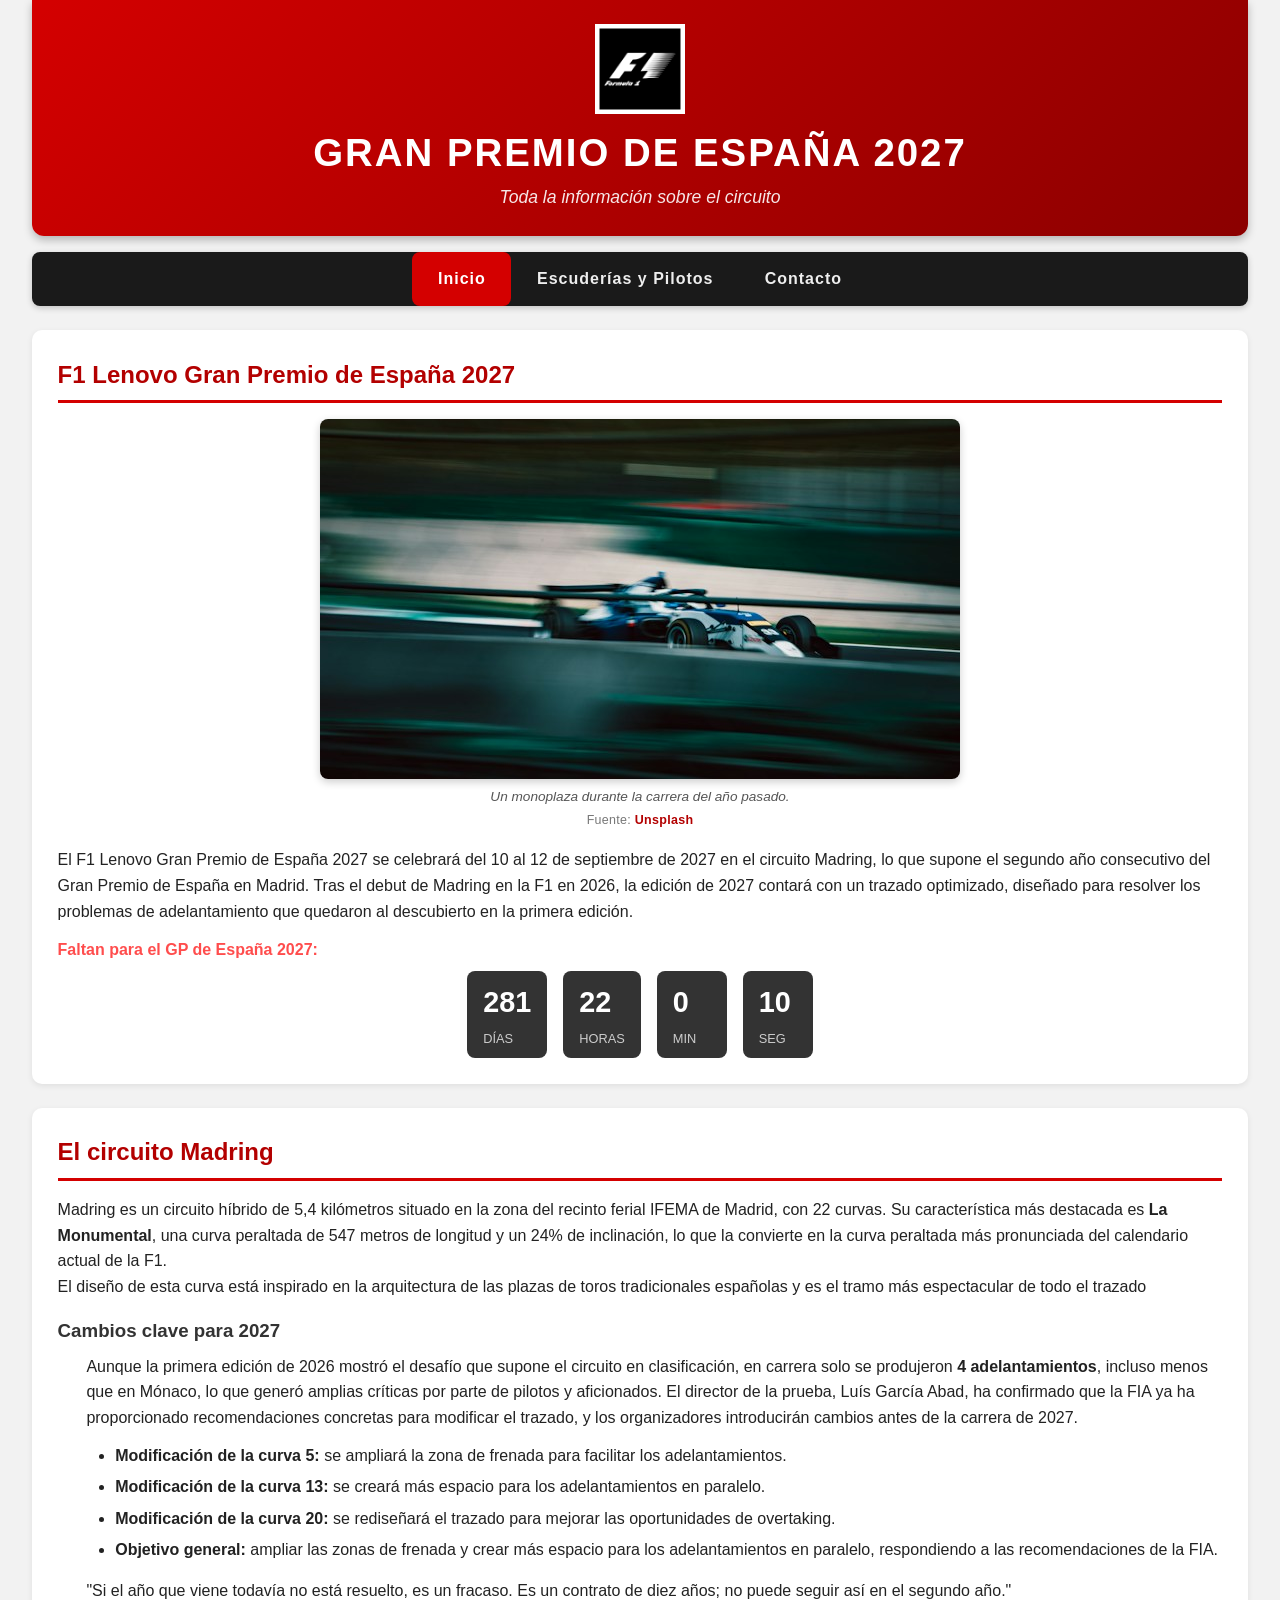
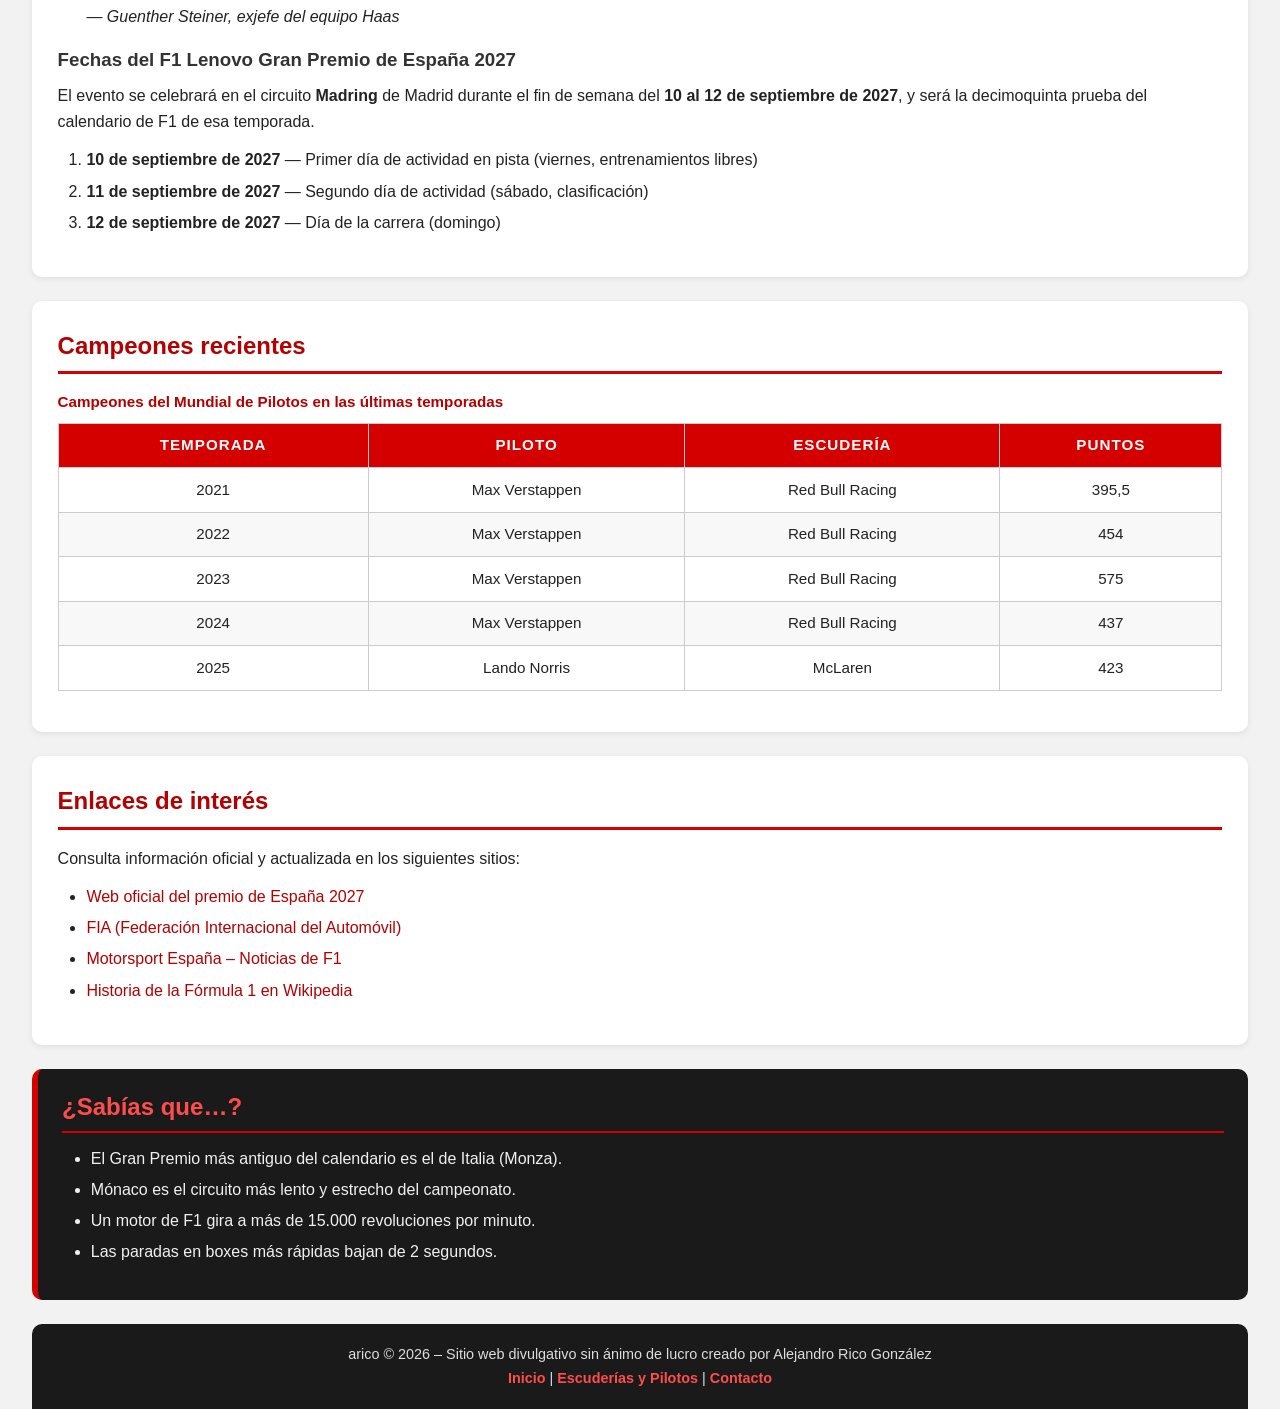
<file: index.html>
<!doctype html>
<html lang="es">
    <head>
        <meta charset="UTF-8" />
        <meta name="viewport" content="width=device-width, initial-scale=1.0" />
        <meta
            name="description"
            content="Sitio web informativo sobre el Gran Premio de la Fórmula 1 2027 celebrado en Madrid."
        />
        <meta name="author" content="Aficionados a la F1" />
        <title>F1 - Gran Premio de España 2027</title>
        <!-- Hoja de estilos única para todo el sitio (ruta relativa) -->
        <link rel="stylesheet" href="estilos/estilos.css" />
        <link rel="icon" href="imagenes/logo-formula1.png" type="image/png" />
    </head>
    <body>
        <!-- ==================== CABECERA ====================
         Contiene el logotipo del sitio, el título principal
         y el lema. Se repite en las tres páginas del sitio. -->
        <header class="cabecera">
            <img
                src="imagenes/logo-formula1.png"
                alt="Logotipo de F1"
                class="logo"
            />
            <h1>Gran Premio de España 2027</h1>
            <p class="lema">Toda la información sobre el circuito</p>
        </header>

        <!-- ==================== MENÚ DE NAVEGACIÓN ====================
         Menú común a todas las páginas. El enlace de la página
         actual lleva la clase "activo" para resaltarlo. -->
        <nav class="menu">
            <ul>
                <li><a href="index.html" class="activo">Inicio</a></li>
                <li><a href="escuderias.html">Escuderías y Pilotos</a></li>
                <li><a href="contacto.html">Contacto</a></li>
            </ul>
        </nav>

        <!-- ==================== CONTENIDO PRINCIPAL ==================== -->
        <main>
            <!-- Sección: presentación de la categoría -->
            <section>
                <h2>F1 Lenovo Gran Premio de España 2027</h2>

                <!-- Imagen principal del sitio -->
                <figure>
                    <img
                        src="imagenes/coche-f1.jpg"
                        alt="Monoplaza de Fórmula 1 circulando por un circuito"
                    />
                    <figcaption>
                        Un monoplaza durante la carrera del año pasado.
                        <span class="credito">
                            Fuente:
                            <a
                                href="https://unsplash.com"
                                target="_blank"
                                rel="noopener"
                                >Unsplash</a
                            >
                        </span>
                    </figcaption>
                </figure>

                <p>
                    El F1 Lenovo Gran Premio de España 2027 se celebrará del 10
                    al 12 de septiembre de 2027 en el circuito Madring, lo que
                    supone el segundo año consecutivo del Gran Premio de España
                    en Madrid. Tras el debut de Madring en la F1 en 2026, la edición de
                    2027 contará con un trazado optimizado, diseñado para
                    resolver los problemas de adelantamiento que quedaron al
                    descubierto en la primera edición.
                </p>

                <!-- Contenedor para la cuenta atrás -->
                <div id="cuenta-atras"></div>

            </section>

            <!-- Sección: datos del fin de semana de carrera mediante listas -->
            <section>
                <h2>El circuito Madring</h2>
                <p>
                    Madring es un circuito híbrido de 5,4 kilómetros situado en
                    la zona del recinto ferial IFEMA de Madrid, con 22 curvas.
                    Su característica más destacada es <strong>La Monumental</strong>, una curva
                    peraltada de 547 metros de longitud y un 24% de inclinación,
                    lo que la convierte en la curva peraltada más pronunciada
                    del calendario actual de la F1.<br>
                    El diseño de esta curva está inspirado en la arquitectura de las plazas de toros
                    tradicionales españolas y es el tramo más espectacular de todo el trazado
                </p>

                <h3>Cambios clave para 2027</h3>
                <!-- Bloque con texto y lista DESORDENADA -->
                <div class="bloque-lista">
                    <p>
                        Aunque la primera edición de 2026 mostró el desafío que
                        supone el circuito en clasificación, en carrera solo se
                        produjeron <strong>4 adelantamientos</strong>, incluso
                        menos que en Mónaco, lo que generó amplias críticas por
                        parte de pilotos y aficionados. El director de la
                        prueba, Luís García Abad, ha confirmado que la FIA ya ha
                        proporcionado recomendaciones concretas para modificar
                        el trazado, y los organizadores introducirán cambios
                        antes de la carrera de 2027.
                    </p>

                    <ul class="lista">
                        <li>
                            <strong>Modificación de la curva 5:</strong> se
                            ampliará la zona de frenada para facilitar los
                            adelantamientos.
                        </li>
                        <li>
                            <strong>Modificación de la curva 13:</strong> se
                            creará más espacio para los adelantamientos en
                            paralelo.
                        </li>
                        <li>
                            <strong>Modificación de la curva 20:</strong> se
                            rediseñará el trazado para mejorar las oportunidades
                            de overtaking.
                        </li>
                        <li>
                            <strong>Objetivo general:</strong> ampliar las zonas
                            de frenada y crear más espacio para los
                            adelantamientos en paralelo, respondiendo a las
                            recomendaciones de la FIA.
                        </li>
                    </ul>

                    <blockquote>
                        "Si el año que viene todavía no está resuelto, es un
                        fracaso. Es un contrato de diez años; no puede seguir
                        así en el segundo año."
                        <footer>
                            —
                            <cite
                                >Guenther Steiner, exjefe del equipo Haas</cite
                            >
                        </footer>
                    </blockquote>
                </div>

                <h3>Fechas del F1 Lenovo Gran Premio de España 2027</h3>

                <p>
                  El evento se celebrará en el circuito <strong>Madring</strong> de Madrid durante
                  el fin de semana del <strong>10 al 12 de septiembre de 2027</strong>, y será la
                  decimoquinta prueba del calendario de F1 de esa temporada.
                </p>
                 <!-- Lista ORDENADA -->
                <ol class="lista">
                  <li><strong>10 de septiembre de 2027</strong> — Primer día de actividad en pista (viernes, entrenamientos libres)</li>
                  <li><strong>11 de septiembre de 2027</strong> — Segundo día de actividad (sábado, clasificación)</li>
                  <li><strong>12 de septiembre de 2027</strong> — Día de la carrera (domingo)</li>
                </ol>
            </section>

            <!-- Sección: tabla resumen de campeones recientes -->
            <section>
                <h2>Campeones recientes</h2>

                <table>
                    <caption>
                        Campeones del Mundial de Pilotos en las últimas
                        temporadas
                    </caption>
                    <thead>
                        <tr>
                            <th scope="col">Temporada</th>
                            <th scope="col">Piloto</th>
                            <th scope="col">Escudería</th>
                            <th scope="col">Puntos</th>
                        </tr>
                    </thead>
                    <tbody>
                        <tr>
                            <td>2021</td>
                            <td>Max Verstappen</td>
                            <td>Red Bull Racing</td>
                            <td>395,5</td>
                        </tr>
                        <tr>
                            <td>2022</td>
                            <td>Max Verstappen</td>
                            <td>Red Bull Racing</td>
                            <td>454</td>
                        </tr>
                        <tr>
                            <td>2023</td>
                            <td>Max Verstappen</td>
                            <td>Red Bull Racing</td>
                            <td>575</td>
                        </tr>
                        <tr>
                            <td>2024</td>
                            <td>Max Verstappen</td>
                            <td>Red Bull Racing</td>
                            <td>437</td>
                        </tr>
                        <tr>
                            <td>2025</td>
                            <td>Lando Norris</td>
                            <td>McLaren</td>
                            <td>423</td>
                        </tr>
                    </tbody>
                </table>
            </section>

            <!-- Sección de enlaces externos recomendados -->
            <section>
                <h2>Enlaces de interés</h2>
                <p>
                    Consulta información oficial y actualizada en los siguientes
                    sitios:
                </p>
                <ul class="lista">
                    <li>
                        <a
                            href="https://www.formula1.com"
                            target="_blank"
                            rel="noopener"
                        >
                            Web oficial del premio de España 2027
                        </a>
                    </li>
                    <li>
                        <a
                            href="https://www.fia.com"
                            target="_blank"
                            rel="noopener"
                        >
                            FIA (Federación Internacional del Automóvil)
                        </a>
                    </li>
                    <li>
                        <a
                            href="https://es.motorsport.com/f1/"
                            target="_blank"
                            rel="noopener"
                        >
                            Motorsport España – Noticias de F1
                        </a>
                    </li>
                    <li>
                        <a
                            href="https://es.wikipedia.org/wiki/F%C3%B3rmula_1"
                            target="_blank"
                            rel="noopener"
                        >
                            Historia de la Fórmula 1 en Wikipedia
                        </a>
                    </li>
                </ul>
            </section>

            <!-- Barra lateral con información complementaria -->
            <aside>
                <h2>¿Sabías que…?</h2>
                <ul class="lista">
                    <li>
                        El Gran Premio más antiguo del calendario es el de
                        Italia (Monza).
                    </li>
                    <li>
                        Mónaco es el circuito más lento y estrecho del
                        campeonato.
                    </li>
                    <li>
                        Un motor de F1 gira a más de 15.000 revoluciones por
                        minuto.
                    </li>
                    <li>
                        Las paradas en boxes más rápidas bajan de 2 segundos.
                    </li>
                </ul>
            </aside>
        </main>

        <!-- ==================== PIE DE PÁGINA ==================== -->
        <footer class="pie">
            <p>
                arico &copy; 2026 – Sitio web divulgativo sin ánimo de
                lucro creado por Alejandro Rico González
            </p>
            <p>
                <a href="index.html">Inicio</a> |
                <a href="escuderias.html">Escuderías y Pilotos</a> |
                <a href="contacto.html">Contacto</a>
            </p>
        </footer>

        <!-- Script de funciones -->
        <script src="funciones/funciones.js" defer></script>
    </body>
</html>
</file>
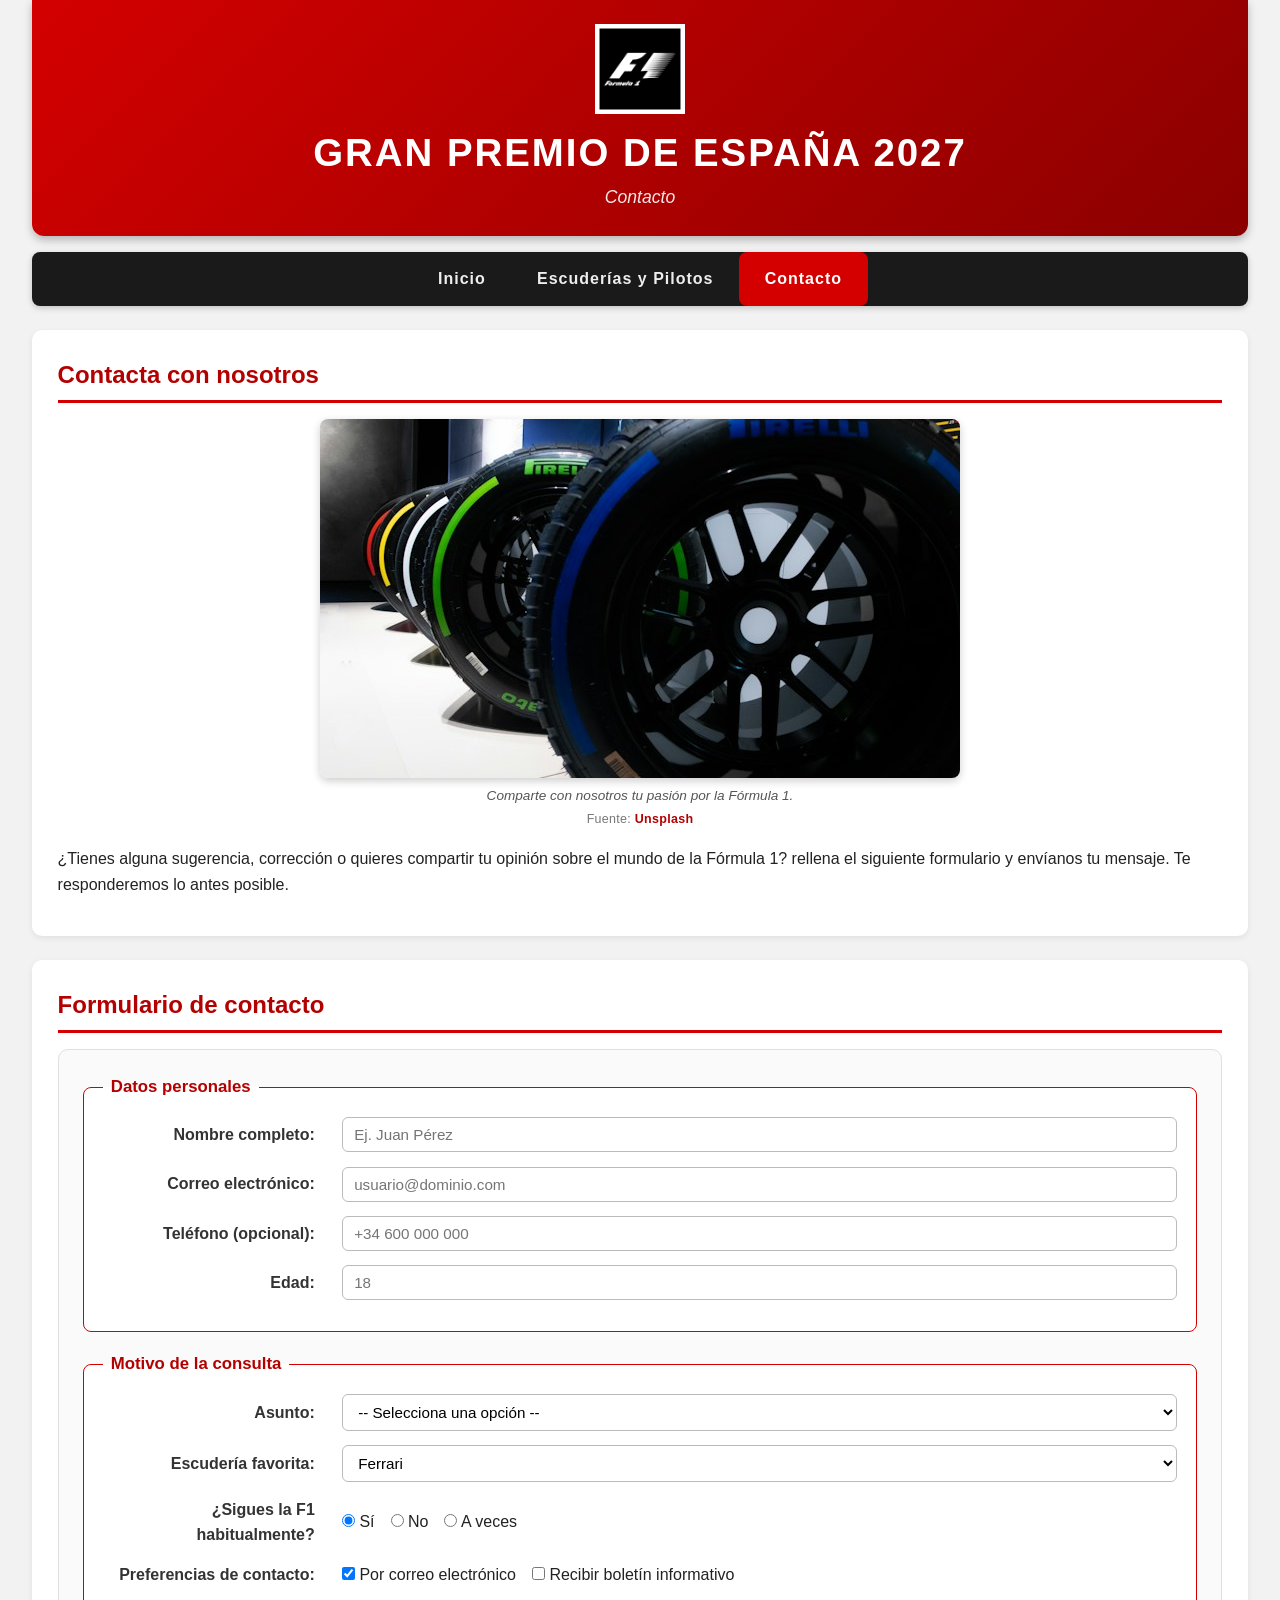
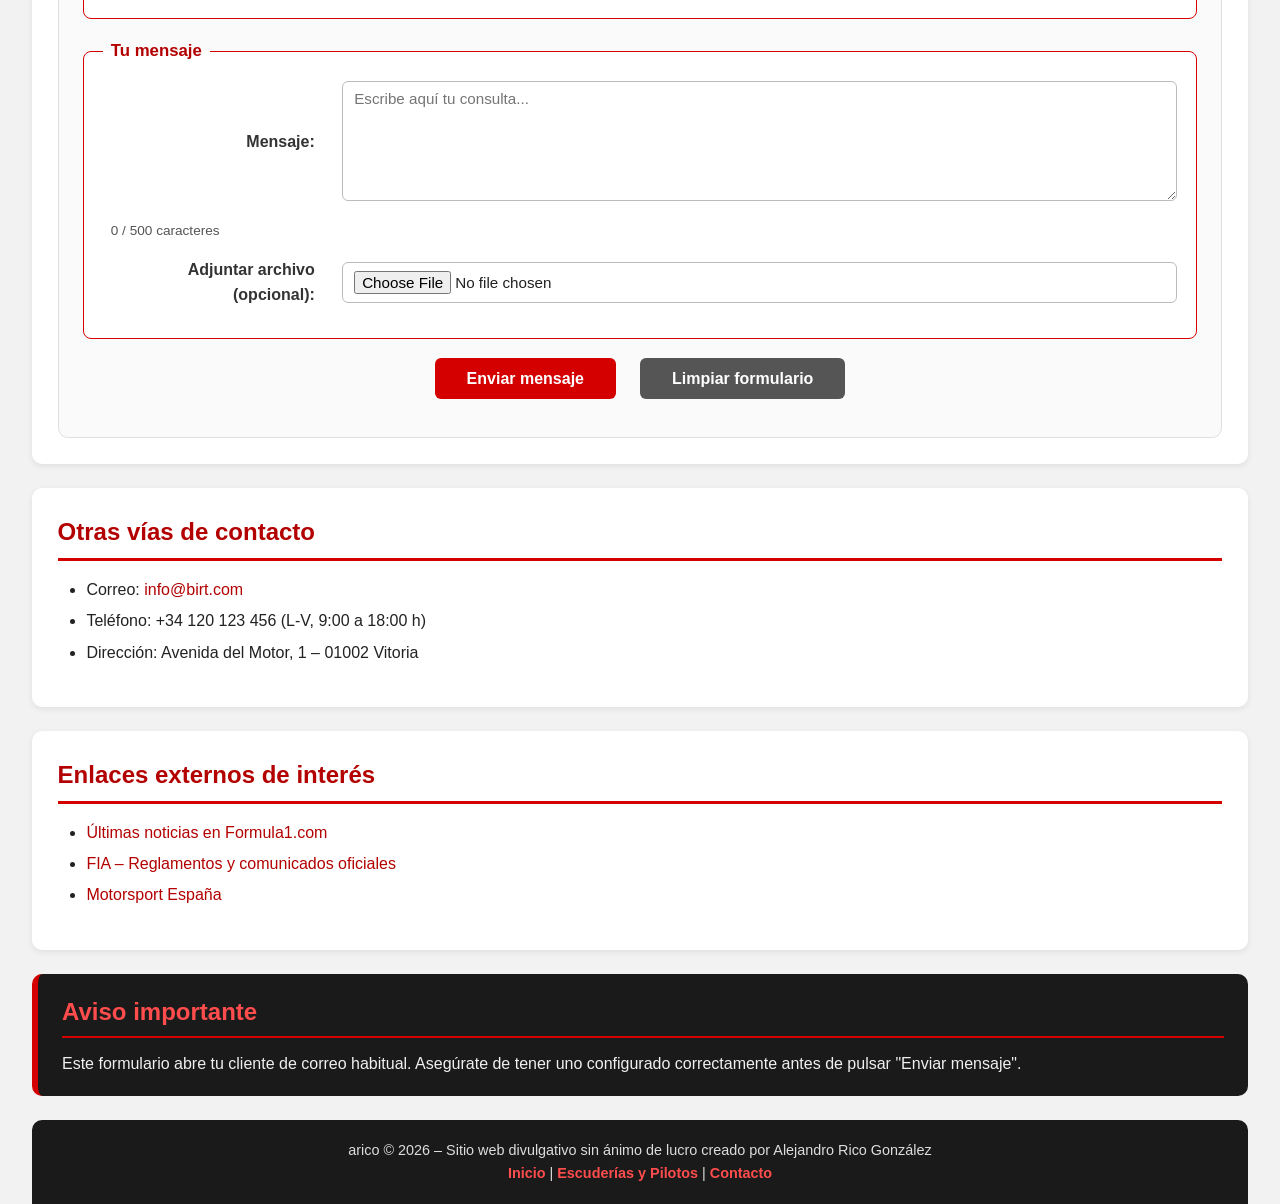
<file: contacto.html>
<!DOCTYPE html>
<html lang="es">
<head>
    <meta charset="UTF-8">
    <meta name="viewport" content="width=device-width, initial-scale=1.0">
    <meta name="description" content="Formulario de contacto del sitio para enviar sugerencias y consultas.">
    <meta name="author" content="Aficionados a la F1">
    <title>F1 - Contacto</title>
    <!-- Hoja de estilos única para todo el sitio (ruta relativa) -->
    <link rel="stylesheet" href="estilos/estilos.css">
    <link rel="icon" href="imagenes/logo-formula1.png" type="image/png">
</head>
<body>

    <!-- ==================== CABECERA ==================== -->
    <header class="cabecera">
        <img src="imagenes/logo-formula1.png"
             alt="Logotipo de F1"
             class="logo">
        <h1>Gran Premio de España 2027</h1>
        <p class="lema">Contacto</p>
    </header>

    <!-- ==================== MENÚ DE NAVEGACIÓN ====================
         En esta página el enlace activo es "Contacto". -->
    <nav class="menu">
        <ul>
            <li><a href="index.html">Inicio</a></li>
            <li><a href="escuderias.html">Escuderías y Pilotos</a></li>
            <li><a href="contacto.html" class="activo">Contacto</a></li>
        </ul>
    </nav>

    <!-- ==================== CONTENIDO PRINCIPAL ====================
         Esta página contiene un formulario de contacto que utiliza
         el protocolo "mailto:" para enviar los datos por correo
         electrónico, además de información de interés y enlaces. -->
    <main>

        <!-- Sección introductoria -->
        <section>
            <h2>Contacta con nosotros</h2>

            <figure>
                <img src="imagenes/contacto.jpg"
                     alt="ruedas de diferentes escuderías">
                <figcaption>
                    Comparte con nosotros tu pasión por la Fórmula 1.
                    <span class="credito">
                        Fuente: <a href="https://unsplash.com" target="_blank" rel="noopener">Unsplash</a>
                    </span>
                </figcaption>
            </figure>

            <p>
                ¿Tienes alguna sugerencia, corrección o quieres compartir tu opinión
                sobre el mundo de la Fórmula 1? rellena el siguiente formulario y envíanos tu mensaje. Te responderemos lo antes posible.
            </p>

        </section>

        <!-- ==================== FORMULARIO DE CONTACTO ====================
             Utiliza el atributo action con "mailto:" para que al pulsar
             el botón Enviar se abra el cliente de correo del usuario.
             Los campos están agrupados con fieldset y alineados con
             las clases definidas en el CSS. -->
        <section>
            <h2>Formulario de contacto</h2>

            <form action="mailto:info@birt.com?subject=Contacto"
                  method="post"
                  enctype="text/plain"
                  class="formulario">

                <fieldset>
                    <legend>Datos personales</legend>

                    <div class="fila">
                        <label for="nombre">Nombre completo:</label>
                        <input type="text"
                               id="nombre"
                               name="nombre"
                               placeholder="Ej. Juan Pérez"
                               required
                               maxlength="50">
                    </div>

                    <div class="fila">
                        <label for="email">Correo electrónico:</label>
                        <input type="email"
                               id="email"
                               name="email"
                               placeholder="usuario@dominio.com"
                               required>
                    </div>

                    <div class="fila">
                        <label for="telefono">Teléfono (opcional):</label>
                        <input type="tel"
                               id="telefono"
                               name="telefono"
                               placeholder="+34 600 000 000"
                               pattern="[+0-9 ]{7,15}">
                    </div>

                    <div class="fila">
                        <label for="edad">Edad:</label>
                        <input type="number"
                               id="edad"
                               name="edad"
                               min="10"
                               max="99"
                               placeholder="18">
                    </div>
                </fieldset>

                <fieldset>
                    <legend>Motivo de la consulta</legend>

                    <div class="fila">
                        <label for="asunto">Asunto:</label>
                        <select id="asunto" name="asunto" required>
                            <option value="">-- Selecciona una opción --</option>
                            <option value="sugerencia">Sugerencia de contenido</option>
                            <option value="correccion">Corrección de errores</option>
                            <option value="colaboracion">Colaboración</option>
                            <option value="otro">Otro</option>
                        </select>
                    </div>

                    <div class="fila">
                        <label for="escuderia_fav">Escudería favorita:</label>
                        <select id="escuderia_fav" name="escuderia_fav">
                            <option value="ferrari">Ferrari</option>
                            <option value="redbull">Red Bull Racing</option>
                            <option value="mclaren">McLaren</option>
                            <option value="mercedes">Mercedes</option>
                            <option value="astonmartin">Aston Martin</option>
                            <option value="williams">Williams</option>
                            <option value="otra">Otra</option>
                        </select>
                    </div>

                    <div class="fila">
                        <label>¿Sigues la F1 habitualmente?</label>
                        <div class="grupo-radio">
                            <label>
                                <input type="radio" name="seguidor" value="si" checked> Sí
                            </label>
                            <label>
                                <input type="radio" name="seguidor" value="no"> No
                            </label>
                            <label>
                                <input type="radio" name="seguidor" value="aveces"> A veces
                            </label>
                        </div>
                    </div>

                    <div class="fila">
                        <label>Preferencias de contacto:</label>
                        <div class="grupo-checkbox">
                            <label>
                                <input type="checkbox" name="pref_email" value="email" checked>
                                Por correo electrónico
                            </label>
                            <label>
                                <input type="checkbox" name="pref_newsletter" value="newsletter">
                                Recibir boletín informativo
                            </label>
                        </div>
                    </div>
                </fieldset>

                <fieldset>
                    <legend>Tu mensaje</legend>

                    <div class="fila">
                        <label for="mensaje">Mensaje:</label>
                        <textarea id="mensaje"
                                  name="mensaje"
                                  rows="6"
                                  cols="40"
                                  placeholder="Escribe aquí tu consulta..."
                                  required
                                  maxlength="500"></textarea>
                    </div>

                    <div class="fila">
                        <label for="fichero">Adjuntar archivo (opcional):</label>
                        <input type="file" id="fichero" name="fichero">
                    </div>
                </fieldset>

                <div class="fila botones">
                    <input type="submit" value="Enviar mensaje">
                    <input type="reset" value="Limpiar formulario">
                </div>
            </form>
        </section>

        <!-- Sección con datos de contacto directo -->
        <section>
            <h2>Otras vías de contacto</h2>
            <ul class="lista">
                <li>Correo: <a href="mailto:info@birt.com">info@birt.com</a></li>
                <li>Teléfono: +34 120 123 456 (L-V, 9:00 a 18:00 h)</li>
                <li>Dirección: Avenida del Motor, 1 – 01002 Vitoria</li>
            </ul>


        </section>

        <!-- Enlaces externos relacionados -->
        <section>
            <h2>Enlaces externos de interés</h2>
            <ul class="lista">
                <li>
                    <a href="https://www.formula1.com/en/latest" target="_blank" rel="noopener">
                        Últimas noticias en Formula1.com
                    </a>
                </li>
                <li>
                    <a href="https://www.fia.com" target="_blank" rel="noopener">
                        FIA – Reglamentos y comunicados oficiales
                    </a>
                </li>
                <li>
                    <a href="https://es.motorsport.com/f1/" target="_blank" rel="noopener">
                        Motorsport España
                    </a>
                </li>
            </ul>
        </section>

        <aside>
            <h2>Aviso importante</h2>
            <p>
                Este formulario abre tu cliente de correo habitual. Asegúrate de
                tener uno configurado correctamente antes de pulsar "Enviar mensaje".
            </p>
        </aside>

    </main>

    <!-- ==================== PIE DE PÁGINA ==================== -->
    <footer class="pie">
        <p>
            arico &copy; 2026 – Sitio web divulgativo sin ánimo de
            lucro creado por Alejandro Rico González
        </p>
        <p>
            <a href="index.html">Inicio</a> |
            <a href="escuderias.html">Escuderías y Pilotos</a> |
            <a href="contacto.html">Contacto</a>
        </p>
    </footer>
    <!-- Script de funciones -->
        <script src="funciones/funciones.js" defer></script>
</body>
</html>
</file>
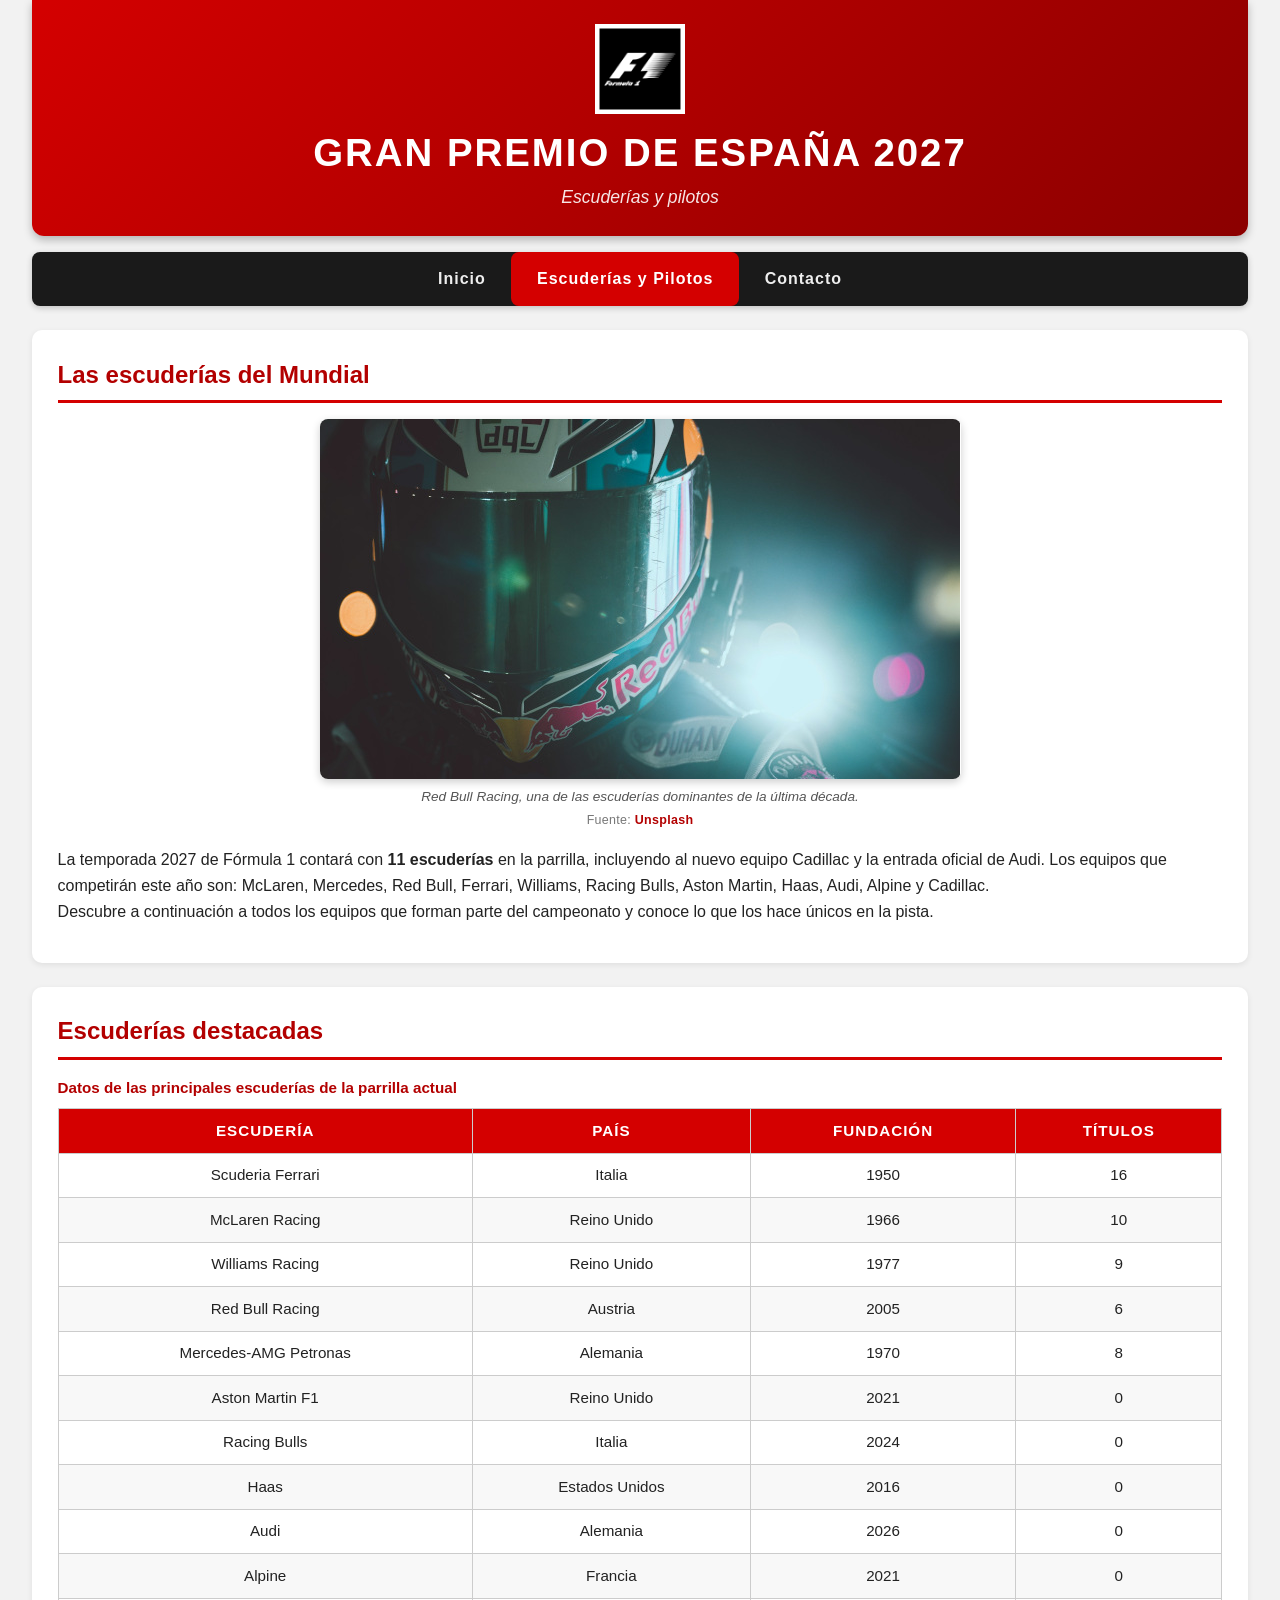
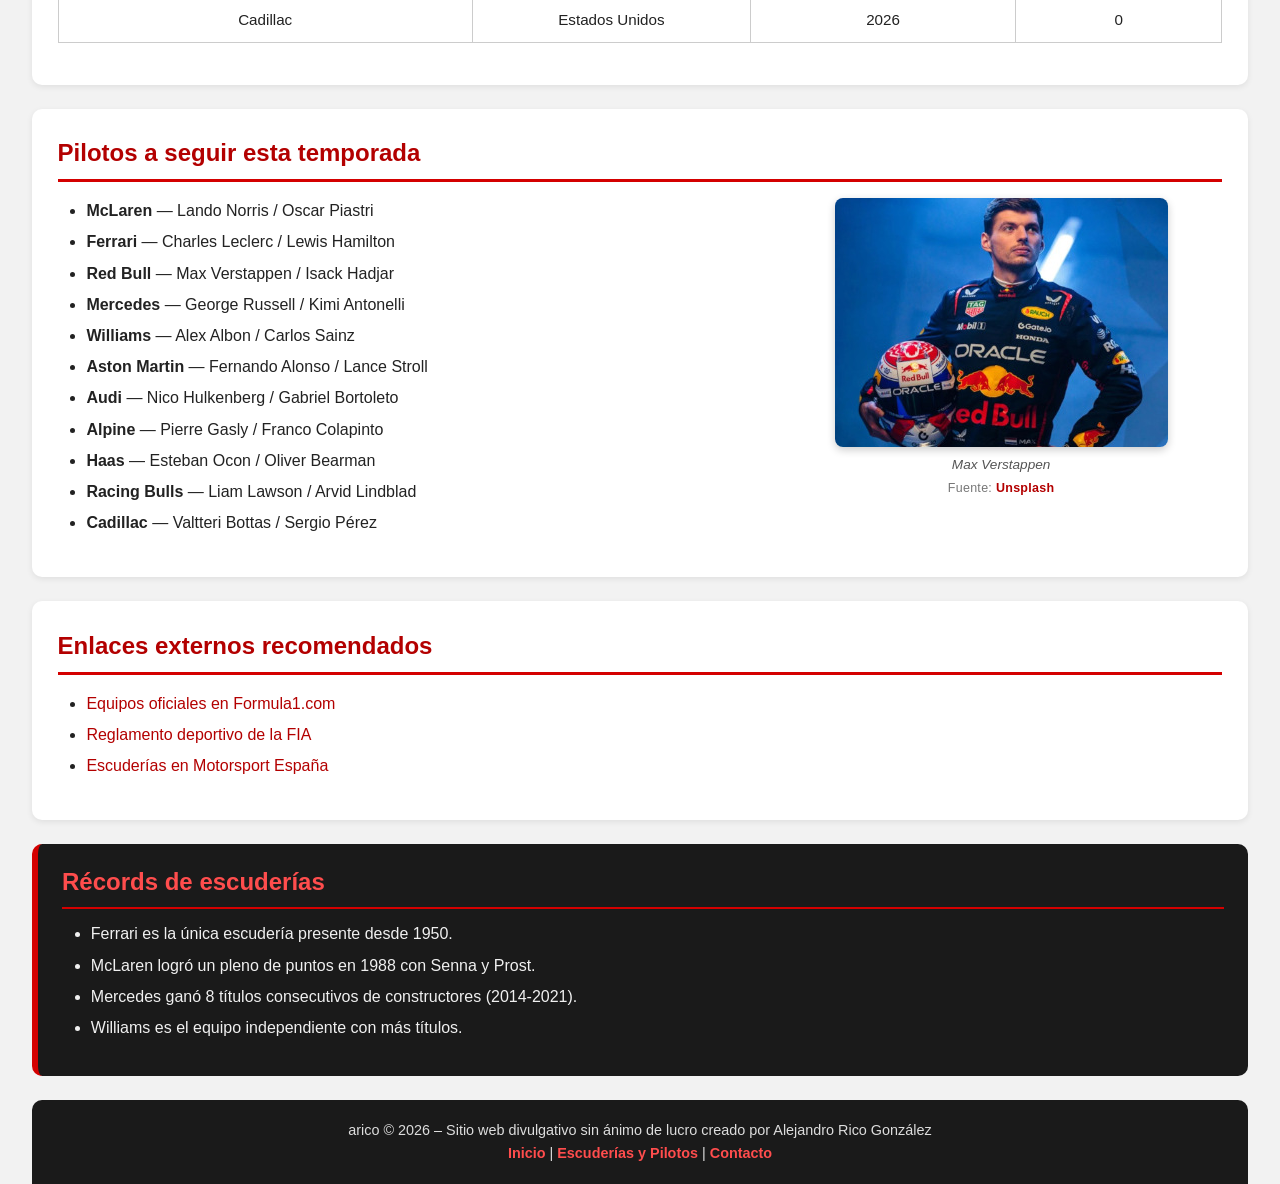
<file: escuderias.html>
<!DOCTYPE html>
<html lang="es">
<head>
    <meta charset="UTF-8">
    <meta name="viewport" content="width=device-width, initial-scale=1.0">
    <meta name="description" content="Escuderías y pilotos que compiten en el Campeonato Mundial de Fórmula 1.">
    <meta name="author" content="Aficionados a la F1">
    <title>F1 | Escuderías y Pilotos</title>
    <!-- Hoja de estilos única para todo el sitio (ruta relativa) -->
    <link rel="stylesheet" href="estilos/estilos.css">
    <link rel="icon" href="imagenes/logo-formula1.png" type="image/png">
</head>
<body>

    <!-- ==================== CABECERA ==================== -->
    <header class="cabecera">
        <img src="imagenes/logo-formula1.png"
             alt="Logotipo de F1"
             class="logo">
        <h1>Gran Premio de España 2027</h1>
        <p class="lema">Escuderías y pilotos</p>
    </header>

    <!-- ==================== MENÚ DE NAVEGACIÓN ====================
         En esta página el enlace activo es "Escuderías y Pilotos". -->
    <nav class="menu">
        <ul>
            <li><a href="index.html">Inicio</a></li>
            <li><a href="escuderias.html" class="activo">Escuderías y Pilotos</a></li>
            <li><a href="contacto.html">Contacto</a></li>
        </ul>
    </nav>

    <!-- ==================== CONTENIDO PRINCIPAL ====================
         Esta página presenta las principales escuderías de la parrilla,
         sus pilotos y algunos datos relevantes en forma de tabla y listas. -->
    <main>

        <!-- Sección introductoria -->
        <section>
            <h2>Las escuderías del Mundial</h2>

            <!-- Imagen representativa de una escudería -->
            <figure>
                <img src="imagenes/escuderia-redbull.jpg"
                     alt="Casco y traje de carreras de la escudería Red Bull Racing">
                <figcaption>
                    Red Bull Racing, una de las escuderías dominantes de la última década.
                    <span class="credito">
                        Fuente: <a href="https://unsplash.com" target="_blank" rel="noopener">Unsplash</a>
                    </span>
                </figcaption>
            </figure>

            <p>
                La temporada 2027 de Fórmula 1 contará con <strong>11 escuderías</strong> en la parrilla, incluyendo al nuevo equipo Cadillac y la entrada oficial de Audi. Los equipos que competirán este año son: McLaren, Mercedes, Red Bull, Ferrari, Williams, Racing Bulls, Aston Martin, Haas, Audi, Alpine y Cadillac.<br>
                Descubre a continuación a todos los equipos que forman parte del campeonato y conoce lo que los hace únicos en la pista.
            </p>

        </section>

        <!-- Sección con tabla comparativa de las escuderías destacadas -->
        <section>
            <h2>Escuderías destacadas</h2>

            <table>
                <caption>Datos de las principales escuderías de la parrilla actual</caption>
                <thead>
                    <tr>
                        <th scope="col">Escudería</th>
                        <th scope="col">País</th>
                        <th scope="col">Fundación</th>
                        <th scope="col">Títulos</th>
                    </tr>
                </thead>
                <tbody>
                    <tr>
                        <td>Scuderia Ferrari</td>
                        <td>Italia</td>
                        <td>1950</td>
                        <td>16</td>
                    </tr>
                    <tr>
                        <td>McLaren Racing</td>
                        <td>Reino Unido</td>
                        <td>1966</td>
                        <td>10</td>
                    </tr>
                    <tr>
                        <td>Williams Racing</td>
                        <td>Reino Unido</td>
                        <td>1977</td>
                        <td>9</td>
                    </tr>
                    <tr>
                        <td>Red Bull Racing</td>
                        <td>Austria</td>
                        <td>2005</td>
                        <td>6</td>
                    </tr>
                    <tr>
                        <td>Mercedes-AMG Petronas</td>
                        <td>Alemania</td>
                        <td>1970</td>
                        <td>8</td>
                    </tr>
                    <tr>
                        <td>Aston Martin F1</td>
                        <td>Reino Unido</td>
                        <td>2021</td>
                        <td>0</td>
                    </tr>
                    <tr>
                        <td>Racing Bulls</td>
                        <td>Italia</td>
                        <td>2024</td>
                        <td>0</td>
                    </tr>
                    <tr>
                        <td>Haas</td>
                        <td>Estados Unidos</td>
                        <td>2016</td>
                        <td>0</td>
                    </tr>
                    <tr>
                        <td>Audi</td>
                        <td>Alemania</td>
                        <td>2026</td>
                        <td>0</td>
                    </tr>
                    <tr>
                      <td>Alpine</td>
                      <td>Francia</td>
                      <td>2021</td>
                      <td>0</td>
                    </tr>
                    <tr>
                      <td>Cadillac</td>
                      <td>Estados Unidos</td>
                      <td>2026</td>
                      <td>0</td>
                    </tr>
                </tbody>
            </table>
        </section>

        <!-- Sección de pilotos destacados con lista desordenada -->
        <section>
            <h2>Pilotos a seguir esta temporada</h2>

            <figure class="imagen-derecha">
                <img src="imagenes/piloto-verstappen.jpg"
                     alt="Piloto de Fórmula 1 Max Verstappen">
                <figcaption>
                    Max Verstappen
                    <span class="credito">
                        Fuente: <a href="https://unsplash.com" target="_blank" rel="noopener">Unsplash</a>
                    </span>
                </figcaption>
            </figure>

            <ul class="lista">
                  <li><strong>McLaren</strong> — Lando Norris / Oscar Piastri</li>
                  <li><strong>Ferrari</strong> — Charles Leclerc / Lewis Hamilton</li>
                  <li><strong>Red Bull</strong> — Max Verstappen / Isack Hadjar</li>
                  <li><strong>Mercedes</strong> — George Russell / Kimi Antonelli</li>
                  <li><strong>Williams</strong> — Alex Albon / Carlos Sainz</li>
                  <li><strong>Aston Martin</strong> — Fernando Alonso / Lance Stroll</li>
                  <li><strong>Audi</strong> — Nico Hulkenberg / Gabriel Bortoleto</li>
                  <li><strong>Alpine</strong> — Pierre Gasly / Franco Colapinto</li>
                  <li><strong>Haas</strong> — Esteban Ocon / Oliver Bearman</li>
                  <li><strong>Racing Bulls</strong> — Liam Lawson / Arvid Lindblad</li>
                  <li><strong>Cadillac</strong> — Valtteri Bottas / Sergio Pérez</li>
            </ul>

        </section>

        <!-- Sección de enlaces externos -->
        <section>
            <h2>Enlaces externos recomendados</h2>
            <ul class="lista">
                <li>
                    <a href="https://www.formula1.com/en/teams" target="_blank" rel="noopener">
                        Equipos oficiales en Formula1.com
                    </a>
                </li>
                <li>
                    <a href="https://www.fia.com/regulation/category/110" target="_blank" rel="noopener">
                        Reglamento deportivo de la FIA
                    </a>
                </li>
                <li>
                    <a href="https://es.motorsport.com/f1/teams/" target="_blank" rel="noopener">
                        Escuderías en Motorsport España
                    </a>
                </li>
            </ul>
        </section>

        <!-- Barra lateral con curiosidades -->
        <aside>
            <h2>Récords de escuderías</h2>
            <ul class="lista">
                <li>Ferrari es la única escudería presente desde 1950.</li>
                <li>McLaren logró un pleno de puntos en 1988 con Senna y Prost.</li>
                <li>Mercedes ganó 8 títulos consecutivos de constructores (2014-2021).</li>
                <li>Williams es el equipo independiente con más títulos.</li>
            </ul>
        </aside>

    </main>

    <!-- ==================== PIE DE PÁGINA ==================== -->
    <footer class="pie">
        <p>
            arico &copy; 2026 – Sitio web divulgativo sin ánimo de
            lucro creado por Alejandro Rico González
        </p>
        <p>
            <a href="index.html">Inicio</a> |
            <a href="escuderias.html">Escuderías y Pilotos</a> |
            <a href="contacto.html">Contacto</a>
        </p>
    </footer>
    <!-- Script de funciones -->
    <script src="funciones/funciones.js" defer></script>
</body>
</html>
</file>
<file: estilos/estilos.css>
/* =========================================================
   HOJA DE ESTILOS
   Se aplica a index.html, escuderias.html y contacto.html
   Diseño fluido: el contenido ocupa el 100% del ancho
   de la pantalla (escritorio y móvil).
   ========================================================= */

/* -------------------- RESET Y BASE -------------------- */
* {
    margin: 0;
    padding: 0;
    box-sizing: border-box;
}

html {
    scroll-behavior: smooth;
    width: 100%;
}

body {
    font-family: "Segoe UI", Arial, Helvetica, sans-serif;
    background-color: #f2f2f2;
    color: #222;
    line-height: 1.6;
    /* Ocupa todo el ancho disponible, sin límite máximo */
    width: 100%;
    max-width: none;
    margin: 0;
    /* Margen lateral fluido: pequeño en móvil, mayor en pantallas grandes */
    padding: 0 clamp(0.5rem, 2.5vw, 3rem);
    overflow-x: hidden;
}

/* -------------------- CABECERA -------------------- */
.cabecera {
    background: linear-gradient(135deg, #d40000, #8b0000);
    color: #fff;
    padding: 1.5rem 1rem;
    text-align: center;
    border-radius: 0 0 12px 12px;
    box-shadow: 0 4px 8px rgba(0, 0, 0, 0.25);
    margin-bottom: 1rem;
}

.cabecera .logo {
    height: clamp(60px, 8vw, 90px);
    width: auto;
    display: block;
    margin: 0 auto 0.5rem auto;
}

.cabecera h1 {
    font-size: clamp(1.4rem, 3.2vw, 2.4rem);
    letter-spacing: 2px;
    text-transform: uppercase;
}

.cabecera .lema {
    font-style: italic;
    font-size: clamp(0.9rem, 1.4vw, 1.1rem);
    opacity: 0.9;
}

/* -------------------- MENÚ DE NAVEGACIÓN -------------------- */
.menu {
    background-color: #1a1a1a;
    border-radius: 8px;
    margin-bottom: 1.5rem;
    box-shadow: 0 2px 6px rgba(0, 0, 0, 0.2);
}

.menu ul {
    list-style: none;
    display: flex;
    justify-content: center;
    flex-wrap: wrap;
}

.menu li {
    margin: 0;
}

.menu a {
    display: block;
    padding: 0.9rem 1.6rem;
    color: #eee;
    text-decoration: none;
    font-weight: bold;
    letter-spacing: 1px;
    transition: background-color 0.3s, color 0.3s;
}

.menu a:hover {
    background-color: #d40000;
    color: #fff;
}

.menu a.activo {
    background-color: #d40000;
    color: #fff;
    border-radius: 8px;
}

/* -------------------- CONTENIDO PRINCIPAL -------------------- */
main {
    display: block;
    width: 100%;
}

section {
    background-color: #fff;
    padding: clamp(1rem, 2vw, 2rem);
    margin-bottom: 1.5rem;
    border-radius: 10px;
    box-shadow: 0 2px 6px rgba(0, 0, 0, 0.08);
    width: 100%;
}

section h2 {
    color: #b30000;
    border-bottom: 3px solid #d40000;
    padding-bottom: 0.4rem;
    margin-bottom: 1rem;
}

section h3 {
    color: #333;
    margin-top: 1rem;
    margin-bottom: 0.5rem;
}

section p {
    margin-bottom: 0.8rem;
    text-align: left;
}

/* Bloque con texto + lista + cita (misma sangría que .lista) */
.bloque-lista {
    margin: 0.5rem 0 1rem 1.8rem;
}

/* -------------------- IMÁGENES Y FIGURAS -------------------- */
figure {
    margin: 1rem auto;
    text-align: center;
    max-width: 100%;
}

figure img {
    max-width: 100%;
    height: auto;
    border-radius: 8px;
    box-shadow: 0 3px 8px rgba(0, 0, 0, 0.2);
    display: block;
    margin: 0 auto;
}

figcaption {
    font-size: 0.85rem;
    color: #555;
    margin-top: 0.4rem;
    font-style: italic;
}

/* Crédito de la fuente de la imagen (Unsplash) */
figcaption .credito {
    display: block;
    margin-top: 0.25rem;
    font-size: 0.78rem;
    font-style: normal;
    color: #777;
    letter-spacing: 0.3px;
}

figcaption .credito a {
    color: #b30000;
    font-weight: 600;
    text-decoration: none;
}

figcaption .credito a:hover {
    text-decoration: underline;
    color: #d40000;
}

/* Imagen flotante a la derecha en la página de escuderías */
.imagen-derecha {
    float: right;
    width: 38%;
    margin: 0 0 1rem 1rem;
}

/* -------------------- LISTAS -------------------- */
.lista {
    margin: 0.5rem 0 1rem 1.8rem;
}

.lista li {
    margin-bottom: 0.35rem;
}

/* -------------------- TABLAS -------------------- */
table {
    width: 100%;
    border-collapse: collapse;
    margin: 1rem 0;
    font-size: 0.95rem;
}

caption {
    caption-side: top;
    font-weight: bold;
    padding-bottom: 0.5rem;
    color: #b30000;
    text-align: left;
}

table th,
table td {
    border: 1px solid #ccc;
    padding: 0.6rem 0.8rem;
    text-align: center;
}

table thead th {
    background-color: #d40000;
    color: #fff;
    text-transform: uppercase;
    letter-spacing: 1px;
}

table tbody tr:nth-child(even) {
    background-color: #f8f8f8;
}

table tbody tr:hover {
    background-color: #ffe6e6;
}

/* -------------------- BARRA LATERAL (ASIDE) -------------------- */
aside {
    background-color: #1a1a1a;
    color: #f0f0f0;
    padding: 1.2rem 1.5rem;
    border-radius: 10px;
    margin-bottom: 1.5rem;
    border-left: 6px solid #d40000;
    width: 100%;
}

aside h2 {
    color: #ff4d4d;
    border-bottom: 2px solid #d40000;
    padding-bottom: 0.3rem;
    margin-bottom: 0.8rem;
}

aside .lista li {
    color: #f0f0f0;
}

/* -------------------- FORMULARIO DE CONTACTO -------------------- */
.formulario {
    background-color: #fafafa;
    padding: clamp(0.8rem, 2vw, 1.5rem);
    border-radius: 10px;
    border: 1px solid #e0e0e0;
    width: 100%;
}

.formulario fieldset {
    border: 1px solid #d40000;
    border-radius: 8px;
    padding: 1rem 1.2rem;
    margin-bottom: 1.2rem;
    background-color: #fff;
}

.formulario legend {
    font-weight: bold;
    color: #b30000;
    padding: 0 0.5rem;
    font-size: 1.05rem;
}

/* Alineación con grid fluido: etiqueta a la izquierda, campo a la derecha */
.fila {
    display: grid;
    grid-template-columns: minmax(150px, 220px) 1fr;
    align-items: center;
    gap: clamp(0.5rem, 1.5vw, 1.2rem);
    margin-bottom: 0.9rem;
}

.fila > label {
    font-weight: bold;
    color: #333;
    text-align: right;
    padding-right: 0.5rem;
}

.fila input[type="text"],
.fila input[type="email"],
.fila input[type="tel"],
.fila input[type="number"],
.fila select,
.fila textarea,
.fila input[type="file"] {
    width: 100%;
    padding: 0.5rem 0.7rem;
    border: 1px solid #bbb;
    border-radius: 6px;
    font-size: 0.95rem;
    font-family: inherit;
    background-color: #fff;
    transition: border-color 0.3s, box-shadow 0.3s;
}

.fila input:focus,
.fila select:focus,
.fila textarea:focus {
    border-color: #d40000;
    outline: none;
    box-shadow: 0 0 6px rgba(212, 0, 0, 0.4);
}

.fila textarea {
    resize: vertical;
    min-height: 100px;
}

/* Grupos de radios y checkboxes alineados en línea */
.grupo-radio,
.grupo-checkbox {
    display: flex;
    flex-wrap: wrap;
    gap: 1rem;
}

.grupo-radio label,
.grupo-checkbox label {
    font-weight: normal;
    text-align: left;
    cursor: pointer;
}

/* Fila de botones centrada */
.fila.botones {
    display: flex;
    justify-content: center;
    gap: 1.5rem;
    margin-top: 1.2rem;
}

.fila.botones input[type="submit"],
.fila.botones input[type="reset"] {
    padding: 0.7rem 2rem;
    border: none;
    border-radius: 6px;
    font-size: 1rem;
    font-weight: bold;
    cursor: pointer;
    transition: background-color 0.3s, transform 0.2s;
}

.fila.botones input[type="submit"] {
    background-color: #d40000;
    color: #fff;
}

.fila.botones input[type="submit"]:hover {
    background-color: #a30000;
    transform: translateY(-2px);
}

.fila.botones input[type="reset"] {
    background-color: #555;
    color: #fff;
}

.fila.botones input[type="reset"]:hover {
    background-color: #333;
    transform: translateY(-2px);
}

/* -------------------- PIE DE PÁGINA -------------------- */
.pie {
    background-color: #1a1a1a;
    color: #ddd;
    text-align: center;
    padding: 1.2rem 1rem;
    border-radius: 10px 10px 0 0;
    font-size: 0.9rem;
    margin-top: 1rem;
    width: 100%;
}

.pie a {
    color: #ff4d4d;
    text-decoration: none;
    font-weight: bold;
}

.pie a:hover {
    text-decoration: underline;
}

/* -------------------- ENLACES GENERALES -------------------- */
main a {
    color: #b30000;
    text-decoration: none;
    font-weight: 500;
}

main a:hover {
    text-decoration: underline;
    color: #d40000;
}

/* -------------------- RESPONSIVE -------------------- */
@media (max-width: 700px) {
    body {
        /* En móvil el contenido llega prácticamente al borde */
        padding: 0 0.5rem;
    }

    .cabecera {
        border-radius: 0 0 8px 8px;
    }

    .menu ul {
        flex-direction: column;
    }

    .menu a {
        text-align: center;
        border-bottom: 1px solid #333;
    }

    .imagen-derecha {
        float: none;
        width: 100%;
        margin: 0 auto 1rem auto;
    }

    /* Formulario en una sola columna en pantallas pequeñas */
    .fila {
        grid-template-columns: 1fr;
    }

    .fila > label {
        text-align: left;
        padding-right: 0;
    }

    .fila.botones {
        flex-direction: column;
        align-items: stretch;
    }

    .bloque-lista {
        margin-left: 0.5rem;
    }
}

/* -------------------- PANTALLAS MUY GRANDES -------------------- */
@media (min-width: 1600px) {
    section p,
    .lista li {
        font-size: 1.05rem;
    }

    .fila {
        grid-template-columns: minmax(180px, 260px) 1fr;
    }
}
</file>
